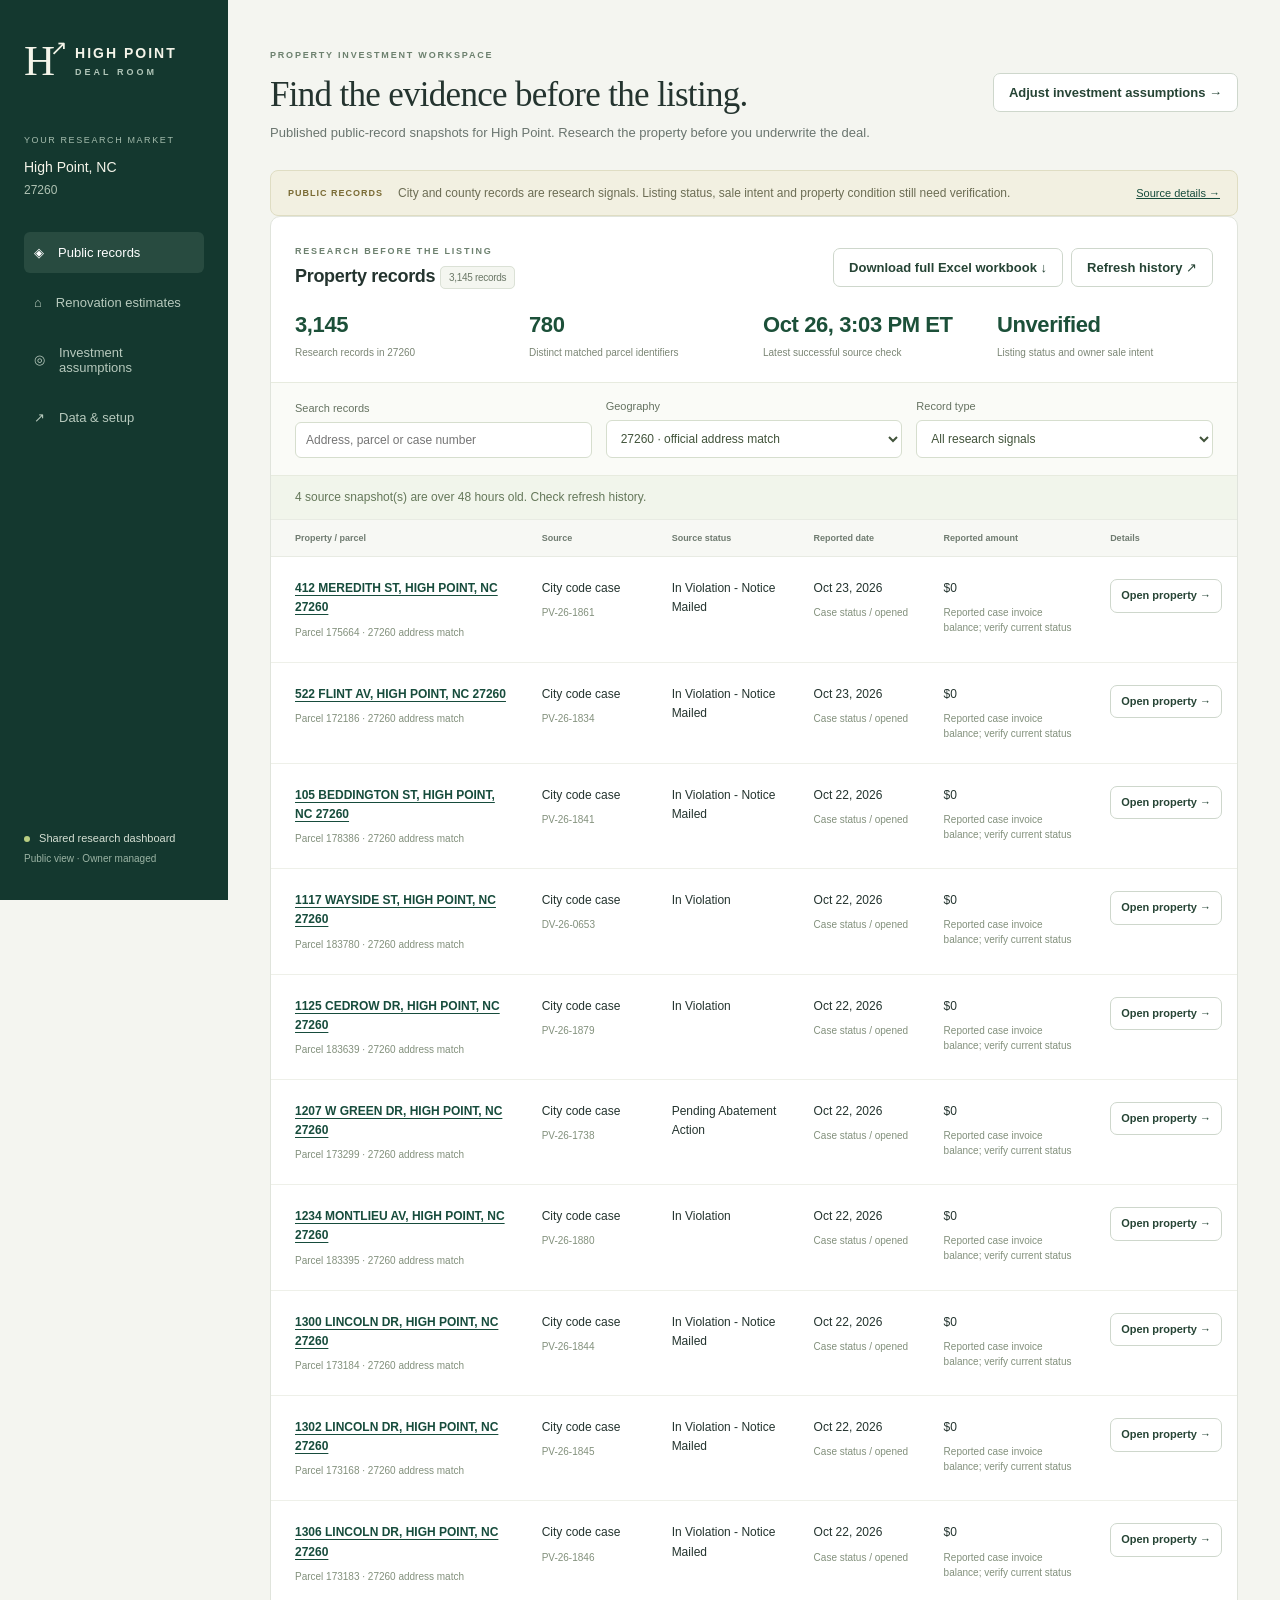
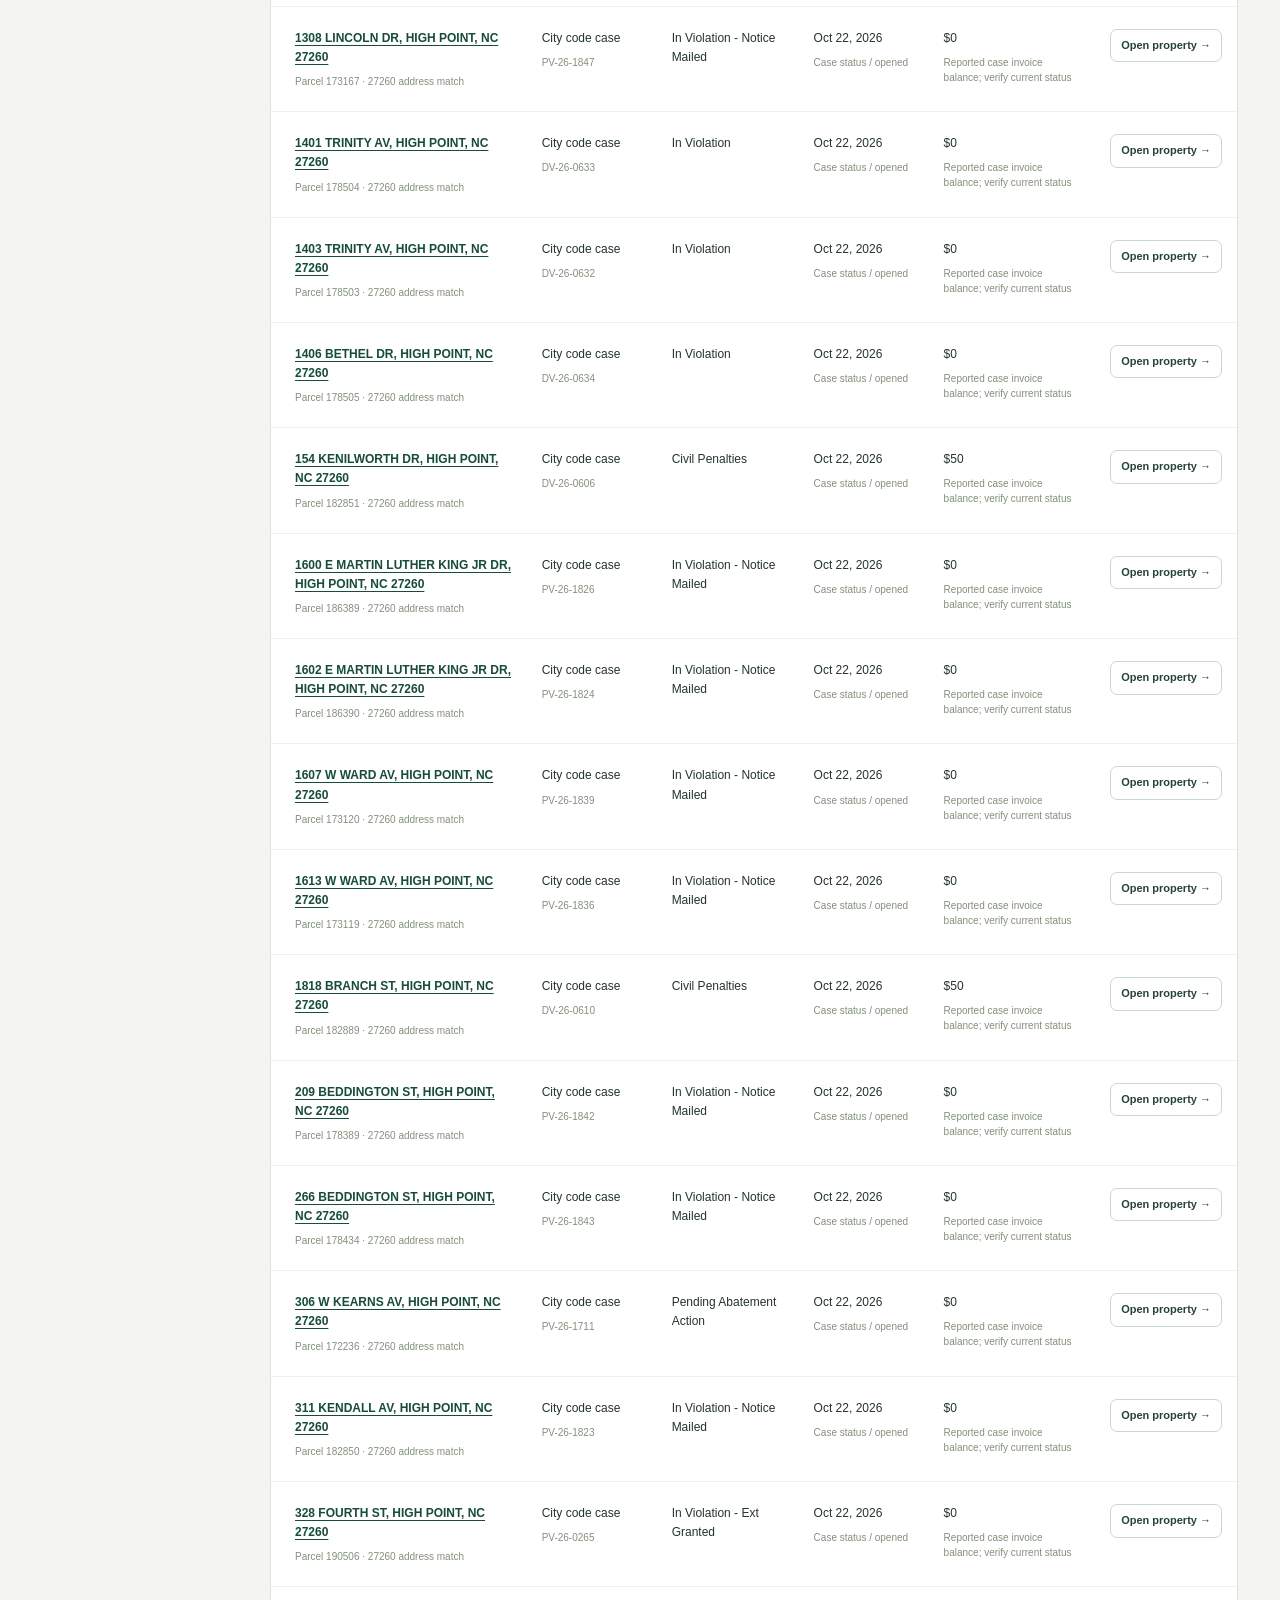
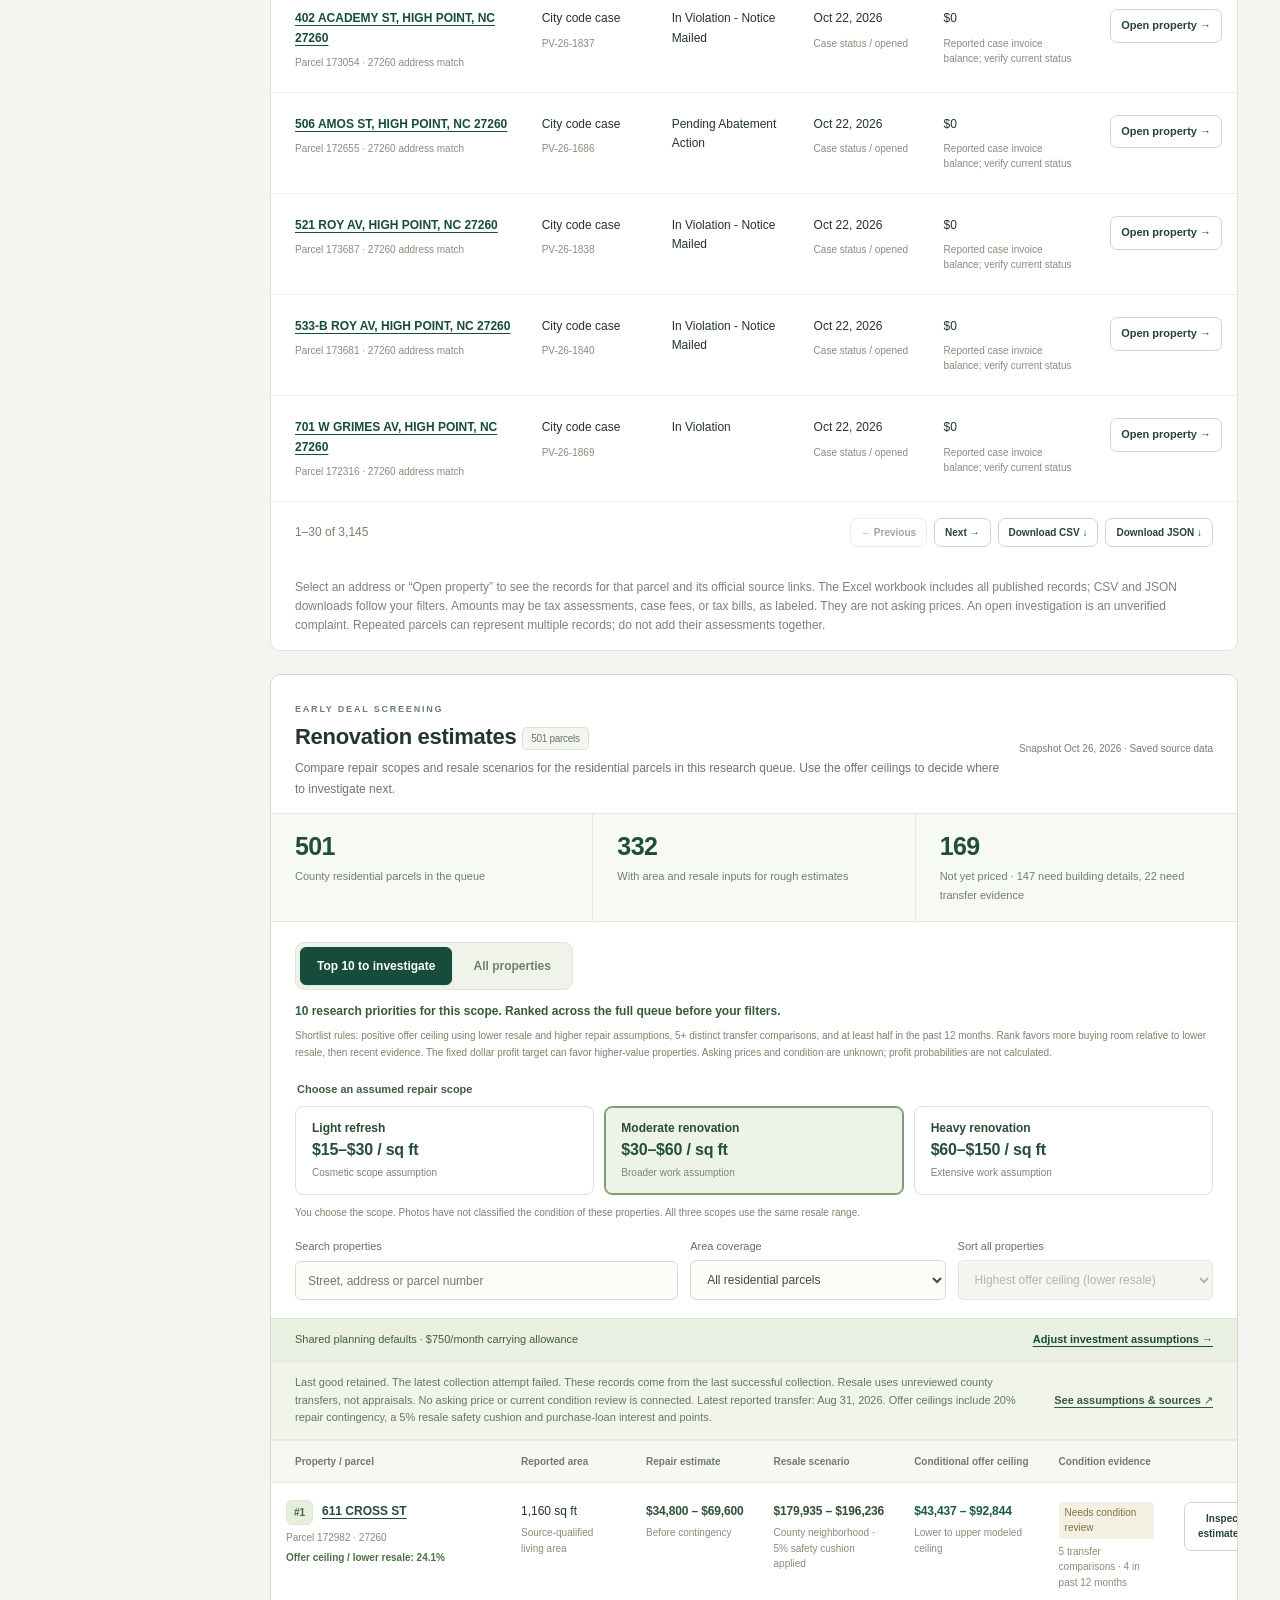
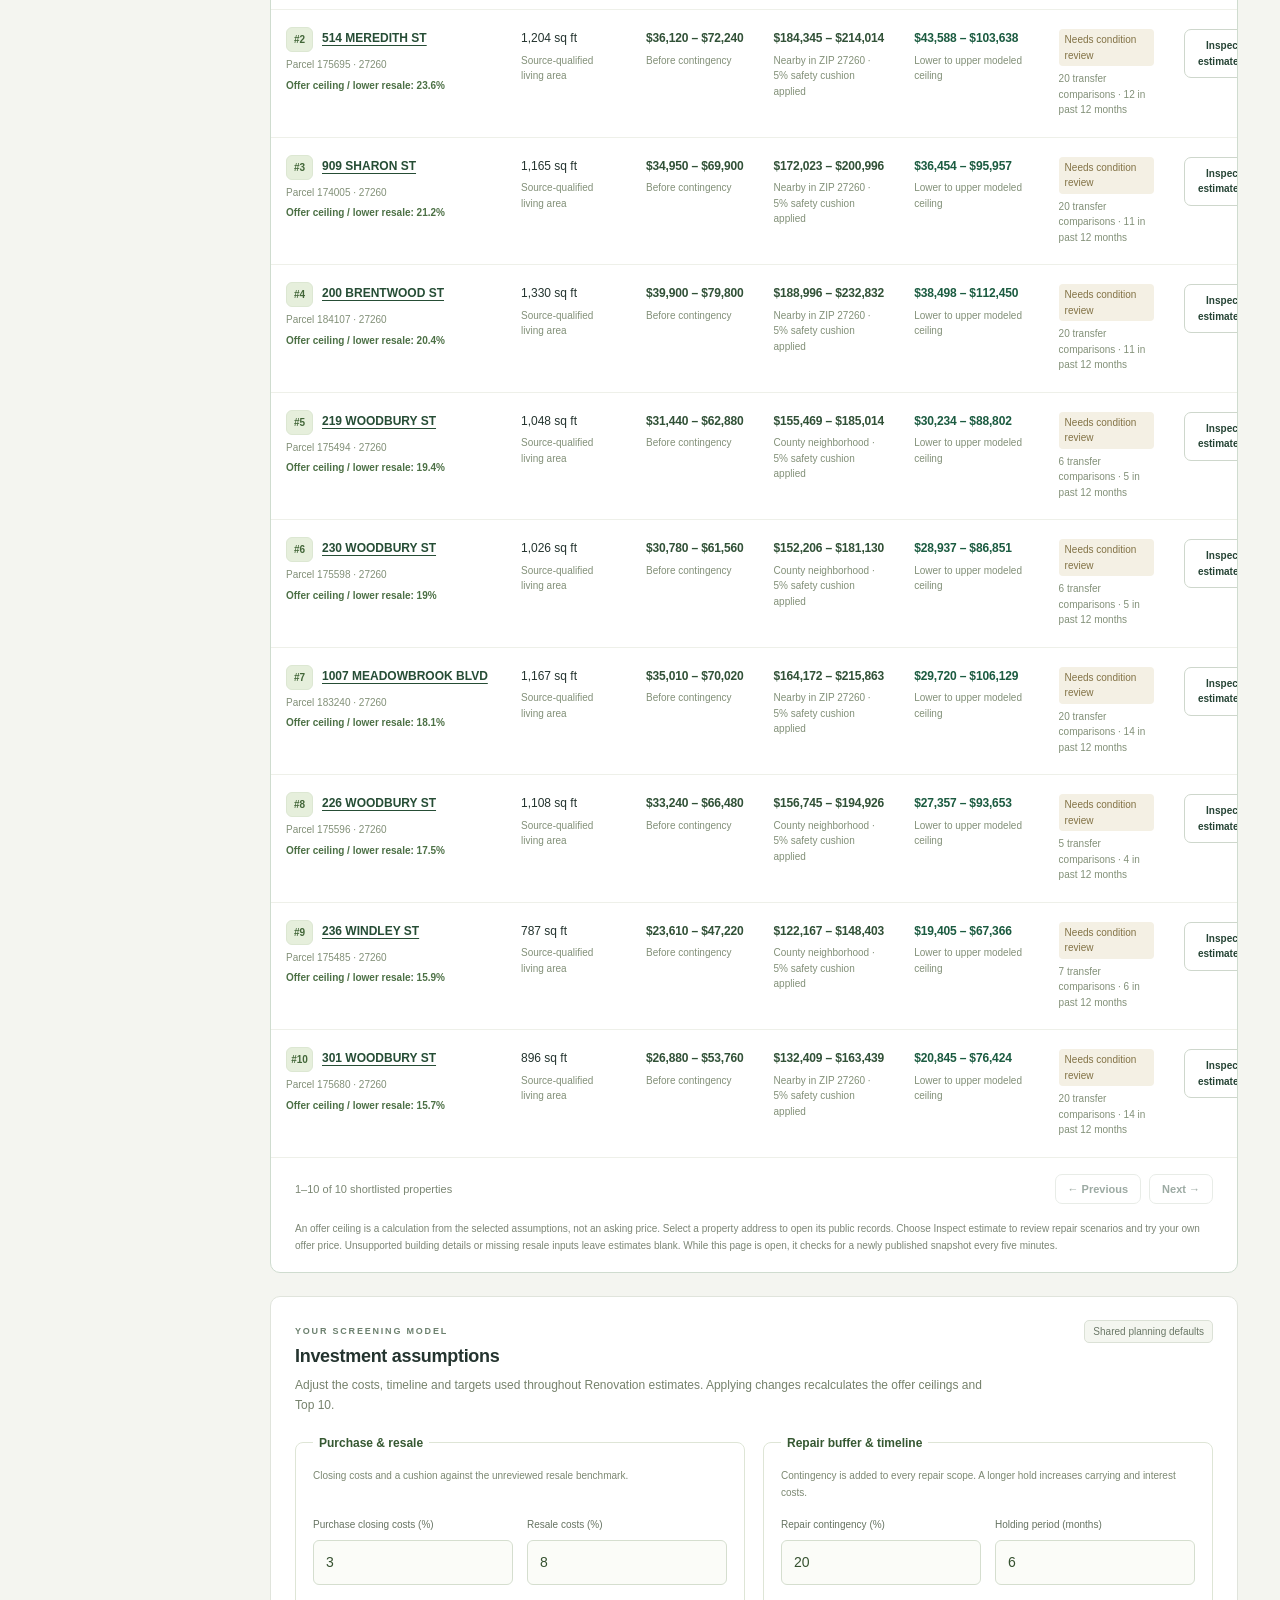
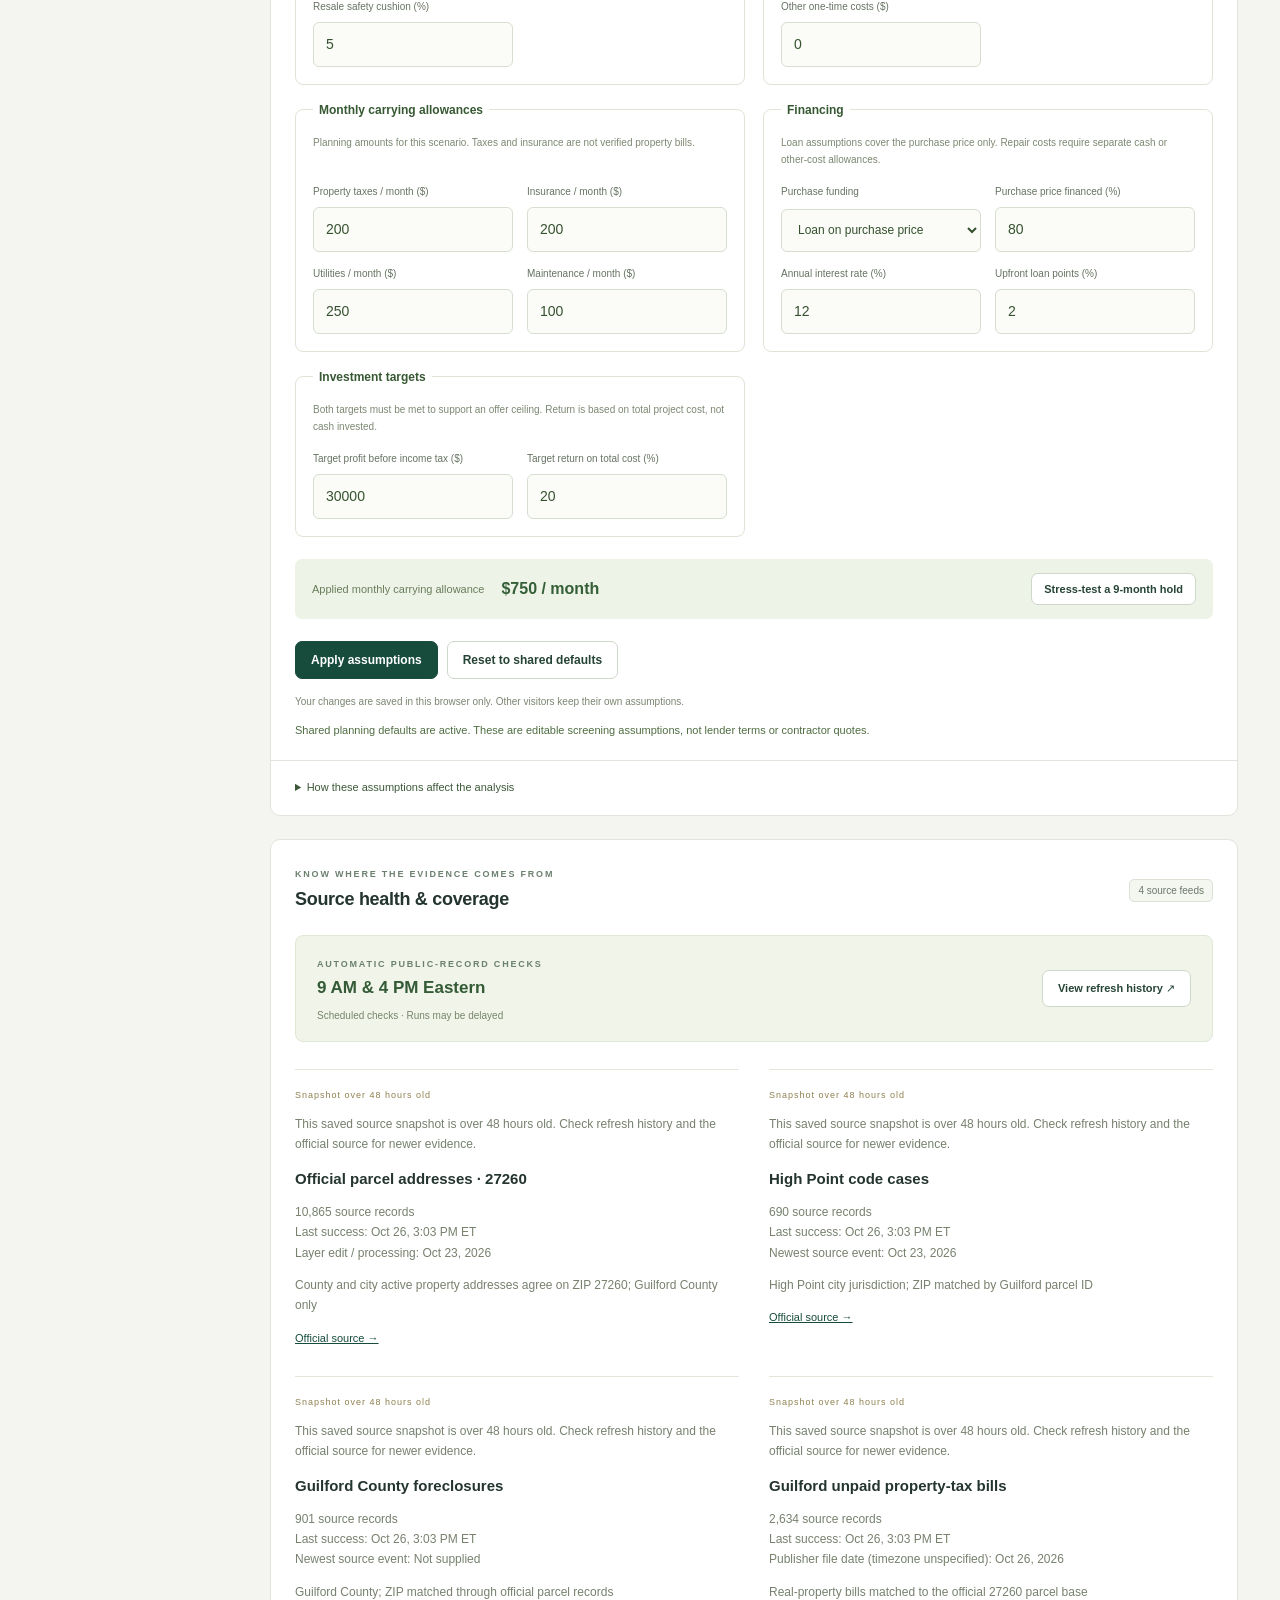
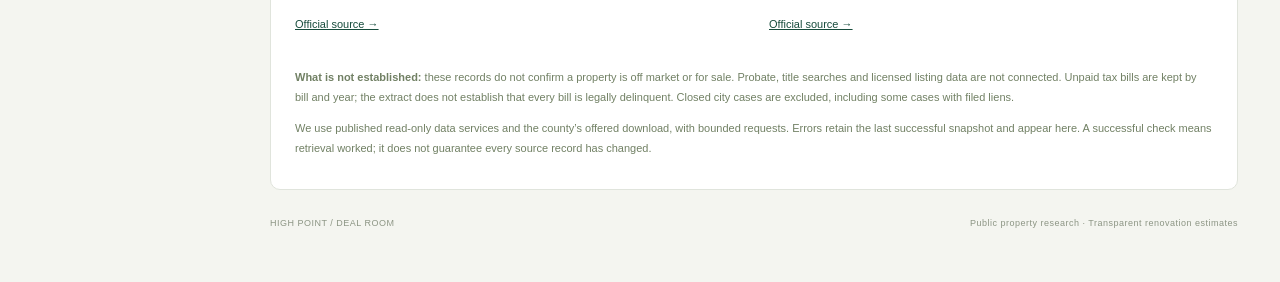
<file: docs/index.html>
<!doctype html>
<html lang="en">
<head><meta charset="utf-8"><meta name="viewport" content="width=device-width,initial-scale=1"><meta name="description" content="High Point 27260 property research and transparent deal analysis."><title>High Point · Deal Room</title><link rel="stylesheet" href="style.css?v=research-flow-1"><link rel="stylesheet" href="rough-estimates.css?v=research-flow-1"></head>
<body>
<a class="skip-link" href="#public-records">Skip to property records</a>
<aside class="sidebar"><a class="brand" href="#overview"><span class="brand-icon">H<span>↗</span></span><span>HIGH POINT<small>DEAL ROOM</small></span></a><div class="market-label">YOUR RESEARCH MARKET</div><div class="market">High Point, NC <span>27260</span></div><nav aria-label="Main navigation"><a href="#overview" class="active">◈ <span>Public records</span></a><a href="#renovation">⌂ <span>Renovation estimates</span></a><a href="#assumptions">◎ <span>Investment assumptions</span></a><a href="#sources">↗ <span>Data & setup</span></a></nav><div class="sidebar-foot"><span class="status-dot"></span> Shared research dashboard<small>Public view · Owner managed</small></div></aside>
<main id="overview"><header><div><span class="eyebrow">PROPERTY INVESTMENT WORKSPACE</span><h1>Find the evidence before the listing.</h1><p>Published public-record snapshots for High Point. Research the property before you underwrite the deal.</p></div><div class="owner-controls"><a class="button" href="#assumptions">Adjust investment assumptions →</a></div></header>
<div class="notice"><span class="sample-label">PUBLIC RECORDS</span><p>City and county records are research signals. Listing status, sale intent and property condition still need verification.</p><a href="#sources">Source details →</a></div>
<section id="public-records" class="panel records-panel"><div class="section-head"><div><span class="eyebrow">RESEARCH BEFORE THE LISTING</span><h2>Property records <span id="record-count" class="badge">Loading</span></h2></div><div class="backup"><a id="excel-workbook" class="button" href="./downloads/High-Point-Property-Research.xlsx" download>Download full Excel workbook ↓</a><a class="button" href="https://github.com/taher5352/highpoint-deal-room-web/actions" target="_blank" rel="noopener noreferrer">Refresh history ↗</a></div></div><div id="record-overview" class="record-overview"></div><div class="record-toolbar"><label>Search records<input id="record-search" type="search" maxlength="200" autocomplete="off" placeholder="Address, parcel or case number"></label><label>Geography<select id="record-scope"><option value="27260">27260 · official address match</option><option value="all">All source records · scope varies</option></select></label><label>Record type<select id="record-type"><option value="signals">All research signals</option><option value="code_case">City code cases</option><option value="foreclosure">County foreclosures</option><option value="tax_bill">Unpaid property tax bills</option><option value="parcel">27260 parcel base</option></select></label><button id="records-reset" type="button" hidden>Clear filters</button></div><div id="record-message" class="record-message" role="status">Loading the last saved records…</div><div class="table-wrap"><table class="records-table" role="table"><caption class="sr-only">Published property research records. Reported amounts are not asking prices.</caption><thead><tr><th scope="col">Property / parcel</th><th scope="col">Source</th><th scope="col">Source status</th><th scope="col">Reported date</th><th scope="col">Reported amount</th><th scope="col">Details</th></tr></thead><tbody id="record-rows" role="rowgroup"></tbody></table></div><div class="record-footer"><span id="record-pagination" role="status" aria-live="polite" aria-atomic="true"></span><div><button id="records-prev">← Previous</button><button id="records-next">Next →</button><a id="records-csv" class="button" href="./data/records.csv" download>Download CSV ↓</a><a id="records-json" class="button" href="./data/records.json" download>Download JSON ↓</a></div></div><p class="table-note">Select an address or “Open property” to see the records for that parcel and its official source links. The Excel workbook includes all published records; CSV and JSON downloads follow your filters. Amounts may be tax assessments, case fees, or tax bills, as labeled. They are not asking prices. An open investigation is an unverified complaint. Repeated parcels can represent multiple records; do not add their assessments together.</p></section>
<section id="renovation" class="panel rough-panel" aria-labelledby="rough-title">
<div class="section-head"><div><span class="eyebrow">EARLY DEAL SCREENING</span><h2 id="rough-title">Renovation estimates <span id="rough-count" class="badge">Loading</span></h2><p class="rough-intro">Compare repair scopes and resale scenarios for the residential parcels in this research queue. Use the offer ceilings to decide where to investigate next.</p></div><span id="rough-updated" class="rough-status"></span></div>
<div id="rough-summary" class="rough-summary" aria-label="Estimate coverage"></div>
<div class="rough-viewbar"><div class="rough-view-toggle" role="group" aria-label="Estimate view"><button type="button" data-rough-view="top" aria-pressed="true">Top 10 to investigate</button><button type="button" data-rough-view="all" aria-pressed="false">All properties</button></div><p id="rough-shortlist-summary" role="status">Ranking the latest saved transfer pool…</p><p id="rough-shortlist-rules">Positive offer ceiling using lower resale and higher repair assumptions. At least 5 distinct transfer comparisons, with half or more in the past 12 months. Asking prices and current condition remain unknown.</p></div>
<div class="rough-controls"><fieldset class="rough-scope"><legend>Choose an assumed repair scope</legend><div class="rough-scope-grid"><label><input type="radio" name="rough-scope" value="light"><b>Light refresh</b><strong>$15–$30 / sq ft</strong><small>Cosmetic scope assumption</small></label><label><input type="radio" name="rough-scope" value="moderate" checked><b>Moderate renovation</b><strong>$30–$60 / sq ft</strong><small>Broader work assumption</small></label><label><input type="radio" name="rough-scope" value="heavy"><b>Heavy renovation</b><strong>$60–$150 / sq ft</strong><small>Extensive work assumption</small></label></div><p class="rough-scope-help">You choose the scope. Photos have not classified the condition of these properties. All three scopes use the same resale range.</p></fieldset>
<div class="rough-toolbar"><label>Search properties<input id="rough-search" type="search" placeholder="Street, address or parcel number" autocomplete="off"></label><label>Area coverage<select id="rough-coverage" aria-label="Area coverage"><option value="all">All residential parcels</option><option value="estimated">With usable building area</option><option value="missing">Needs building verification</option></select></label><label>Sort all properties<select id="rough-sort" aria-label="Sort results"><option value="offer">Highest offer ceiling (lower resale)</option><option value="repair">Lowest estimated repair cost</option><option value="address">Address</option></select></label></div></div>
<div class="rough-personal-bar"><span id="rough-settings-state">Loading investment assumptions…</span><a href="#assumptions">Adjust investment assumptions →</a></div><div class="rough-context"><span id="rough-context">Loading the latest estimate inputs…</span><button type="button" id="rough-show-method">See assumptions & sources ↗</button></div>
<div class="table-wrap"><table class="rough-table"><thead><tr><th scope="col">Property / parcel</th><th scope="col">Reported area</th><th scope="col">Repair estimate</th><th scope="col">Resale scenario</th><th scope="col">Conditional offer ceiling</th><th scope="col">Condition evidence</th><th scope="col"><span class="sr-only">Details</span></th></tr></thead><tbody id="rough-rows"><tr><td colspan="7" class="rough-loading">Loading property estimates…</td></tr></tbody></table></div>
<div class="rough-footer"><span id="rough-pagination" role="status"></span><div><button id="rough-prev" type="button">← Previous</button><button id="rough-next" type="button">Next →</button></div></div><p class="rough-note">An offer ceiling is a calculation from the selected assumptions, not an asking price. Select a property address to open its public records. Choose Inspect estimate to review repair scenarios and try your own offer price. Unsupported building details or missing resale inputs leave estimates blank. While this page is open, it checks for a newly published snapshot every five minutes.</p>
</section>
<section id="assumptions" class="panel investment-panel" aria-labelledby="investment-title"><div class="section-head"><div><span class="eyebrow">YOUR SCREENING MODEL</span><h2 id="investment-title">Investment assumptions</h2><p class="investment-intro">Adjust the costs, timeline and targets used throughout Renovation estimates. Applying changes recalculates the offer ceilings and Top 10.</p></div><span id="investment-status" class="badge">Loading shared defaults</span></div><form id="investment-settings"><div id="investment-fields" class="investment-fields"></div><div class="investment-carry-summary"><span>Applied monthly carrying allowance</span><strong id="investment-carry-total">—</strong><button id="investment-delay" type="button">Stress-test a 9-month hold</button></div><div class="investment-actions"><button type="submit" class="primary" disabled>Apply assumptions</button><button id="investment-reset" type="button" disabled>Reset to shared defaults</button><button id="investment-return" type="button" hidden>Return to property estimate ↗</button><p>Your changes are saved in this browser only. Other visitors keep their own assumptions.</p></div><p id="investment-message" class="investment-message" role="status">Loading the published model settings…</p></form><details><summary>How these assumptions affect the analysis</summary><p>Offer ceilings use both the target profit and return on total project cost. The lower ceiling pairs lower resale with higher repair costs; the upper ceiling pairs higher resale with lower repair costs. The Top 10 reranks when you apply changes.</p><p>Purchase prices remain unknown until you enter your own offer in a property estimate. Repair scopes are assumptions and recorded transfers have not been checked as renovated comparable sales. Future price growth is assumed to be zero.</p></details></section>
<section id="sources" class="panel sources"><div class="section-head"><div><span class="eyebrow">KNOW WHERE THE EVIDENCE COMES FROM</span><h2>Source health & coverage</h2></div><span id="source-count" class="badge">Checking</span></div><div class="source-schedule"><div><span class="eyebrow">AUTOMATIC PUBLIC-RECORD CHECKS</span><strong id="schedule-state">Checking schedule</strong><small id="schedule-detail">9 AM &amp; 4 PM Eastern</small></div><a class="button" href="https://github.com/taher5352/highpoint-deal-room-web/actions" target="_blank" rel="noopener noreferrer">View refresh history ↗</a></div><div id="source-health" class="source-grid"></div><div class="source-limitations"><p><b>What is not established:</b> these records do not confirm a property is off market or for sale. Probate, title searches and licensed listing data are not connected. Unpaid tax bills are kept by bill and year; the extract does not establish that every bill is legally delinquent. Closed city cases are excluded, including some cases with filed liens.</p><p>We use published read-only data services and the county’s offered download, with bounded requests. Errors retain the last successful snapshot and appear here. A successful check means retrieval worked; it does not guarantee every source record has changed.</p></div></section>
<footer><span>HIGH POINT / DEAL ROOM</span><span>Public property research · Transparent renovation estimates</span></footer></main>
<script src="app.js?v=investment-1"></script><script src="property-model.js?v=source-freshness-1"></script><script src="record-view-model.js?v=research-flow-1"></script><script src="records.js?v=research-flow-1"></script><script src="estimate-model.js?v=investment-1"></script><script src="rough-estimates.js?v=research-flow-1"></script></body></html>
</file>
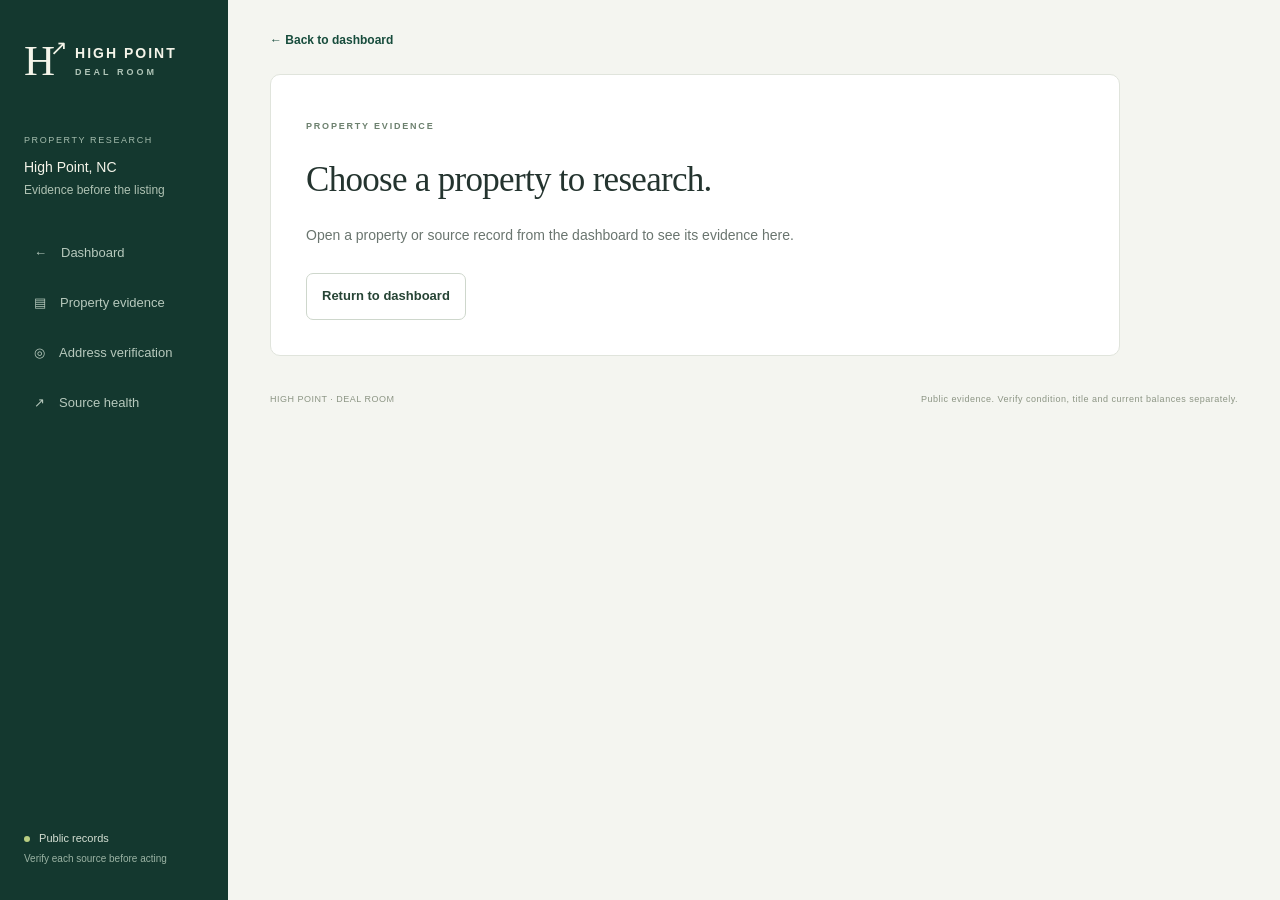
<file: docs/property.html>
<!doctype html>
<html lang="en">
<head>
  <meta charset="utf-8">
  <meta name="viewport" content="width=device-width, initial-scale=1">
  <meta name="description" content="Property evidence from High Point and Guilford County public records.">
  <title>Property evidence · High Point Deal Room</title>
  <link rel="stylesheet" href="./style.css?v=research-flow-1">
  <link rel="stylesheet" href="./property.css">
  <script defer src="./property-model.js?v=source-freshness-1"></script>
  <script defer src="./record-view-model.js?v=research-flow-1"></script>
  <script defer src="./property.js?v=research-flow-1"></script>
</head>
<body class="property-page">
  <a class="skip-link" href="#property-main">Skip to property evidence</a>
  <aside class="sidebar">
    <a class="brand" href="./index.html"><span class="brand-icon" aria-hidden="true">H<span>↗</span></span><span>HIGH POINT<small>DEAL ROOM</small></span></a>
    <div class="market-label">PROPERTY RESEARCH</div>
    <div class="market">High Point, NC <span>Evidence before the listing</span></div>
    <nav aria-label="Property navigation"><a href="./index.html#public-records">← <span>Dashboard</span></a><a href="#evidence">▤ <span>Property evidence</span></a><a href="#verification">◎ <span>Address verification</span></a><a href="#source-health">↗ <span>Source health</span></a></nav>
    <div class="sidebar-foot"><span class="status-dot"></span> Public records<small>Verify each source before acting</small></div>
  </aside>
  <main id="property-main" class="property-main">
    <a class="property-back" href="./index.html#public-records">← Back to dashboard</a>
    <div id="property-state" class="property-state panel" role="status"><span class="eyebrow">PROPERTY EVIDENCE</span><h1>Loading the saved records…</h1><p>This page reads the same public dataset as your dashboard.</p></div>
    <div id="property-content" hidden></div>
    <noscript><section class="property-state panel"><h1>JavaScript is needed to display these records.</h1><p><a href="./index.html#public-records">Return to the dashboard</a> or <a href="./data/records.json">open the saved dataset</a>.</p></section></noscript>
    <footer class="property-footer"><span>HIGH POINT · DEAL ROOM</span><span>Public evidence. Verify condition, title and current balances separately.</span></footer>
  </main>
</body>
</html>
</file>
<file: docs/style.css>
:root{font-family:Inter,-apple-system,BlinkMacSystemFont,'Segoe UI',sans-serif;color:#24342f;background:#f4f5f0;font-synthesis:none;--green:#174c3c;--line:#e0e4dc;--muted:#6a756f}*{box-sizing:border-box}body{margin:0}button,input,select,textarea{font:inherit}button,.button{cursor:pointer;border:1px solid #ced7cc;border-radius:7px;background:#fff;color:#264435;padding:11px 15px;font-size:13px;font-weight:600;text-decoration:none}button:hover,.button:hover{background:#eaf0e7}button.primary{background:var(--green);color:white;border-color:var(--green)}button.primary:hover{background:#23624d}a{color:var(--green)}button:focus-visible,a:focus-visible,input:focus-visible,select:focus-visible,summary:focus-visible{outline:3px solid #bc933e;outline-offset:3px}.sidebar{width:228px;background:#14382f;position:fixed;inset:0 auto 0 0;padding:36px 24px;color:#f4f4e9;display:flex;flex-direction:column}.brand{display:flex;gap:12px;align-items:center;color:inherit;text-decoration:none;font-size:14px;letter-spacing:2px;font-weight:650}.brand small{display:block;font-size:9px;letter-spacing:3px;margin-top:6px;color:#b0c5b8}.brand-icon{font-family:Georgia,serif;font-size:43px;font-weight:400;letter-spacing:-5px}.brand-icon span{font-family:Arial;font-size:21px;vertical-align:top}.market-label{font-size:9px;letter-spacing:1.6px;color:#a4bcad;margin-top:50px}.market{font-size:14px;line-height:1.8;margin:10px 0 30px}.market span{display:block;font-size:12px;color:#afc2b3}nav{display:grid;gap:9px}nav a{color:#b7c9bd;display:flex;gap:14px;align-items:center;text-decoration:none;font-size:13px;padding:13px 10px;border-radius:6px}nav a:hover,nav a.active{color:#fff;background:#284b40}.sidebar-foot{margin-top:auto;font-size:11px;color:#d5dfd3}.sidebar-foot small{display:block;font-size:10px;color:#9bb3a4;margin-top:9px}.status-dot{display:inline-block;width:6px;height:6px;background:#b9ce82;border-radius:50%;margin-right:6px}main{margin-left:228px;padding:44px 42px;max-width:1800px}header{display:flex;justify-content:space-between;align-items:center;gap:20px;margin-bottom:30px}.eyebrow{font-size:9px;letter-spacing:1.8px;font-weight:700;color:#6c806e}h1{font-family:Georgia,'Times New Roman',serif;font-size:35px;font-weight:400;letter-spacing:-.7px;margin:13px 0 10px}header p{color:var(--muted);font-size:13px;margin:0}h2{font-size:18px;letter-spacing:-.3px;font-weight:600;margin:8px 0}h3{font-size:15px;font-weight:600}.notice{display:flex;gap:15px;align-items:center;border:1px solid #dfddc3;background:#f2f0e1;padding:13px 17px;border-radius:8px}.sample-label{font-size:9px;letter-spacing:1px;font-weight:700;white-space:nowrap;color:#7a6b34}.notice p{font-size:12px;color:#6c6d54;flex:1;margin:0;line-height:1.5}.notice a{font-size:11px;white-space:nowrap}.stats{display:grid;grid-template-columns:repeat(4,minmax(0,1fr));gap:15px;margin:24px 0}.stats article{border:1px solid var(--line);border-radius:9px;background:#fff;padding:22px 18px}.stats article>span{font-size:11px;color:var(--muted)}.stats strong{display:block;font-size:30px;font-weight:500;letter-spacing:-1px;margin:15px 0 12px}.stats small{font-size:10px;color:#7c867c;line-height:1.6;display:block}.stats .schedule{background:#eaf0e5}.stats .schedule strong{font-size:21px;letter-spacing:-.5px;padding:6px 0}.panel{background:#fff;border:1px solid var(--line);border-radius:10px;overflow:hidden;margin-bottom:23px;scroll-margin-top:20px}.section-head{padding:23px 24px 17px;display:flex;justify-content:space-between;align-items:center;gap:14px}.badge{border:1px solid #dbe1d6;background:#f4f6f0;border-radius:5px;color:#6b7867;padding:5px 8px;font-size:10px;font-weight:500;vertical-align:middle}.table-controls{display:flex;gap:8px}.table-controls input,.table-controls select{font-size:11px;padding:10px;border:1px solid #dce1d7;border-radius:6px;max-width:190px;background:white;color:#52634f}.table-wrap{overflow:auto}table{border-collapse:collapse;width:100%;white-space:nowrap;text-align:left}th{font-size:9px;font-weight:600;color:#6f7b70;background:#f7f8f4;padding:13px 15px;border-block:1px solid #e8ebe3}th:first-child,td:first-child{padding-left:24px}td{font-size:12px;padding:22px 15px;border-bottom:1px solid #eef0e9}td:first-child{min-width:240px}td small{display:block;font-size:10px;margin-top:7px;color:#82907c}td button.property-link{font-weight:600;border:0;background:none;padding:0;color:#264435;text-align:left}td button.property-link:hover{text-decoration:underline}td .edit{font-size:11px;padding:7px 10px}td.profit{font-weight:650;color:#235a41}td.negative{color:#a24c36}.score{display:inline-flex;min-width:37px;height:33px;align-items:center;justify-content:center;border-radius:7px;font-weight:650;background:#e6efde;color:#46643d}.score.low{background:#f2ebdc;color:#8a7040}.table-note{font-size:10px;line-height:1.6;color:#7a8477;padding:0 24px;margin:15px 0}.lower-grid{display:grid;grid-template-columns:1.5fr 1fr;gap:22px}.settings-grid{display:grid;grid-template-columns:1fr 1fr;gap:17px;padding:3px 24px 23px}label{font-size:11px;color:#667362;display:grid;gap:8px}label input,label textarea{width:100%;padding:11px 12px;color:#30492f;border:1px solid #d9dfd3;border-radius:6px;background:#fcfdf9;font-size:13px}.save-settings{display:flex;align-items:end;gap:8px}.save-settings span{font-size:10px}details{padding:17px 24px;border-top:1px solid var(--line);font-size:11px;color:#6f7c69;line-height:1.8}summary{cursor:pointer;color:#3c5938}.next-step{padding:26px}.next-step h2{font-family:Georgia,serif;font-size:23px;font-weight:400;margin:11px 0 22px}.next-step ol{list-style:none;margin:0 0 25px;padding:0;counter-reset:steps}.next-step li{position:relative;padding:0 0 22px 32px;counter-increment:steps;font-size:12px}.next-step li:before{content:counter(steps);position:absolute;left:0;top:-2px;width:20px;height:20px;border-radius:50%;background:#f0f2ea;color:#738367;text-align:center;line-height:20px;font-size:10px}.next-step li.done:before{content:'✓';background:#e5eedb;color:#4d713d}.next-step li b{font-weight:600}.next-step li span{display:block;font-size:11px;color:#7e8978;margin-top:6px;line-height:1.5}.backup{display:flex;flex-wrap:wrap;gap:8px}.subtle{font-size:10px;line-height:1.7;color:#7c8677}.source-grid{display:grid;grid-template-columns:repeat(3,1fr);gap:30px;padding:5px 24px 25px}.source-grid article{padding-top:14px;border-top:1px solid #e2e7da}.source-state{font-size:9px;letter-spacing:1px;color:#5b824b}.source-state.pending{color:#8e8050}.source-grid p{font-size:12px;line-height:1.7;color:#77816e}.source-grid a{font-size:11px}footer{display:flex;justify-content:space-between;gap:15px;font-size:9px;color:#8c9584;letter-spacing:.5px;padding:5px 0 10px}dialog{width:min(650px,95vw);border:1px solid #d7ddcf;border-radius:12px;padding:25px;color:#2b422c;max-height:92vh}dialog::backdrop{background:#10291f80;backdrop-filter:blur(3px)}.dialog-head{display:flex;align-items:center;justify-content:space-between;margin-bottom:20px}.dialog-head button{border:0}.edit-grid{display:grid;grid-template-columns:1fr 1fr;gap:15px}.wide{grid-column:1/-1}.breakdown{margin:20px 0;border-radius:8px;background:#f3f5ed;padding:15px;display:grid;grid-template-columns:1fr 1fr;gap:12px}.breakdown div{font-size:10px;color:#6a785e}.breakdown strong{display:block;color:#344f2c;font-size:15px;margin-top:5px}.dialog-actions{display:flex;justify-content:space-between;gap:15px;padding-top:13px}.danger{color:#94432f}.warning{margin-top:15px;background:#ffebca;padding:14px;font-size:12px}.sr-only{position:absolute;width:1px;height:1px;overflow:hidden;clip:rect(0,0,0,0)}#message{font-size:11px;line-height:1.6;color:#47663c}.empty{text-align:center;padding:30px;color:#7a8672}
@media(min-width:1500px){main{padding:50px 55px}td{padding-block:26px}h1{font-size:40px}}@media(max-width:1200px){.sidebar{width:200px;padding:30px 18px}main{margin-left:200px;padding:30px 24px}.stats{grid-template-columns:repeat(2,1fr)}.lower-grid{grid-template-columns:1fr}.section-head{flex-wrap:wrap}.next-step ol{display:grid;grid-template-columns:1fr 1fr;gap:15px}.next-step li{padding-bottom:8px}h1{font-size:30px}}@media(max-width:700px){.sidebar{position:relative;width:auto;padding:18px 20px}.brand{font-size:12px}.brand-icon{font-size:30px}.market-label,.market,.sidebar-foot{display:none}nav{display:flex;margin-top:16px;overflow:auto;gap:4px}nav a{padding:9px;font-size:10px;white-space:nowrap;gap:6px}main{margin:0;padding:24px 15px}header{align-items:flex-start;flex-direction:column;gap:16px}h1{font-size:29px;line-height:1.15}.notice{align-items:flex-start;flex-wrap:wrap;gap:9px}.notice p{flex-basis:70%;font-size:11px}.notice a{margin-left:auto}.stats{gap:10px;margin:18px 0}.stats article{padding:15px 12px}.stats strong{font-size:25px}.stats .schedule strong{font-size:18px}.stats article>span{font-size:10px}.stats small{font-size:9px}.section-head{padding:18px 16px}.table-controls{width:100%}.table-controls label{flex:1}.table-controls input,.table-controls select{width:100%;max-width:none}.settings-grid{padding:5px 16px 20px;gap:13px}.save-settings{grid-column:1/-1}.source-grid{grid-template-columns:1fr;gap:20px;padding:5px 16px 22px}.next-step{padding:20px}.next-step ol{display:block}.next-step li{padding-bottom:20px}footer{flex-direction:column;font-size:8px}.edit-grid{grid-template-columns:1fr}.breakdown{grid-template-columns:1fr 1fr}dialog{padding:20px}.dialog-actions button{font-size:11px}}
.record-overview{display:grid;grid-template-columns:repeat(4,1fr);gap:18px;padding:0 24px 22px}.record-overview strong{display:block;font-size:22px;letter-spacing:-.4px;color:#1c5039}.record-overview span{display:block;font-size:10px;color:#7b8675;margin-top:7px;line-height:1.5}.record-toolbar{padding:17px 24px;display:flex;gap:14px;border-block:1px solid #e7ebdf;background:#fafbf7}.record-toolbar label{flex:1}.record-toolbar input,.record-toolbar select{font:inherit;font-size:12px;border:1px solid #d6dece;border-radius:6px;padding:10px;background:white;color:#42543b}.record-message{padding:12px 24px;font-size:11px;line-height:1.6;color:#65785a;background:#f1f5eb}.record-footer{display:flex;align-items:center;justify-content:space-between;padding:16px 24px;gap:12px;font-size:11px;color:#75836b}.record-footer>div{display:flex;gap:7px;flex-wrap:wrap}.record-footer button,.record-footer .button{font-size:10px;padding:8px 10px}button:disabled{opacity:.45;cursor:default}#record-rows td{white-space:normal;min-width:130px;max-width:270px;line-height:1.6;vertical-align:top}#record-rows td:first-child{min-width:250px}#record-rows small{line-height:1.5}.sandbox-title{margin:28px 0 10px}.sandbox-title p{font-size:12px;color:#7a8570}.source-limitations{padding:0 24px 20px;color:#718064;font-size:11px;line-height:1.8}.source-grid{grid-template-columns:repeat(2,1fr)}@media(max-width:900px){.record-overview{grid-template-columns:1fr 1fr}.record-toolbar,.record-footer{flex-wrap:wrap}.record-toolbar label{min-width:170px}}@media(max-width:700px){.record-overview{padding:0 16px 16px;gap:16px}.record-overview strong{font-size:19px}.record-toolbar{padding:15px;gap:10px}.record-toolbar label{min-width:100%;width:100%}.record-footer{padding:15px}.record-footer>div{width:100%}.source-grid{grid-template-columns:1fr}}

.record-property-link{display:inline-block;max-width:100%;font-weight:650;text-underline-offset:3px;text-decoration-thickness:1px}.record-property-link:hover{text-decoration-thickness:2px}#record-rows .button.edit{display:inline-block;white-space:nowrap}

/* Research controls remain usable with touch, keyboard and narrow screens. */
[hidden]{display:none!important}
.skip-link{position:absolute;left:16px;top:-100px;z-index:20;background:#fff;padding:14px;border:2px solid var(--green);border-radius:6px}
.skip-link:focus{top:12px}
.record-toolbar{align-items:end}
.record-toolbar button{min-height:44px}
.empty button{margin-top:12px;white-space:normal}
.record-message,.record-footer,.table-note{font-size:12px}
@media(max-width:700px){
  input[type="search"],input[type="number"],select{font-size:16px!important;min-height:44px}
  nav a{min-height:44px;align-items:center;font-size:12px}
  .record-toolbar button{width:100%}
  .records-table{white-space:normal;table-layout:fixed}
  .records-table thead{position:absolute;width:1px;height:1px;overflow:hidden;clip:rect(0,0,0,0)}
  .records-table tbody{display:block;padding:12px 15px;background:#f7f9f3}
  .records-table tr{display:grid;grid-template-columns:minmax(0,1fr) minmax(0,1fr);gap:16px 12px;padding:17px;margin-bottom:12px;border:1px solid #dbe3d6;border-radius:8px;background:#fff}
  #record-rows td{display:block;padding:0;min-width:0;max-width:none;border:0;font-size:13px;overflow-wrap:anywhere}
  #record-rows td:first-child{grid-column:1/-1;border-bottom:1px solid #e5eadf;padding-bottom:12px}
  #record-rows td[data-label]::before{content:attr(data-label);display:block;font-size:11px;font-weight:600;color:#52634f;margin-bottom:5px}
  #record-rows small{font-size:11px;color:#64735e}
  #record-rows .record-actions,#record-rows .empty{grid-column:1/-1}
  #record-rows .record-actions .button{display:block;text-align:center;min-height:44px;padding:12px;font-size:13px}
  .record-footer button,.record-footer .button{min-height:44px;font-size:12px;display:inline-flex;align-items:center;justify-content:center}
  .record-footer>div{display:grid;grid-template-columns:1fr 1fr}
  .table-note{font-size:12px;line-height:1.7}
}
</file>
<file: docs/rough-estimates.css>
.rough-panel{border-color:#cfdccf;scroll-margin-top:24px}.rough-panel .section-head{padding-bottom:14px}.rough-panel h2{font-size:22px}.rough-intro{max-width:720px;margin:8px 0 0;font-size:12px;line-height:1.7;color:#6b786b}.rough-status{font-size:10px;color:#71816f;white-space:nowrap}.rough-summary{display:grid;grid-template-columns:repeat(3,minmax(0,1fr));gap:1px;background:#e3e9df;border-block:1px solid #e3e9df}.rough-summary article{background:#f7f9f3;padding:18px 24px}.rough-summary strong{display:block;font-size:25px;letter-spacing:-.6px;font-weight:550;color:#214e39;margin-bottom:5px}.rough-summary span{font-size:11px;color:#71806b;line-height:1.5}.rough-controls{padding:22px 24px 18px}.rough-scope{border:0;margin:0 0 19px;padding:0;min-width:0}.rough-scope legend{font-size:11px;font-weight:650;color:#425b40;margin-bottom:11px}.rough-scope-grid{display:grid;grid-template-columns:repeat(3,minmax(0,1fr));gap:10px}.rough-scope label{position:relative;cursor:pointer;border:1px solid #dbe2d3;border-radius:8px;padding:14px 16px;gap:6px;background:#fff;transition:background .15s,border-color .15s}.rough-scope label:has(input:checked){background:#edf3e7;border-color:#7e9d73;box-shadow:inset 0 0 0 1px #7e9d73}.rough-scope label:has(input:focus-visible){outline:3px solid #bc933e;outline-offset:3px}.rough-scope input{position:absolute;opacity:0;width:1px;height:1px}.rough-scope b{font-size:12px;color:#2b4b34;font-weight:650}.rough-scope strong{font-size:16px;letter-spacing:-.2px;font-weight:550;color:#234f38}.rough-scope small{font-size:10px;line-height:1.5;color:#788771}.rough-scope-help{font-size:10px;line-height:1.6;color:#788570;margin:10px 0 0}.rough-toolbar{display:grid;grid-template-columns:minmax(220px,1.5fr) minmax(160px,1fr) minmax(160px,1fr);gap:12px}.rough-toolbar input,.rough-toolbar select{width:100%;font-size:12px;border:1px solid #d7dfd0;border-radius:6px;padding:11px 12px;background:#fcfdf9;color:#385235;min-width:0}.rough-context{display:flex;justify-content:space-between;align-items:center;gap:14px;padding:12px 24px;background:#f1f4eb;border-block:1px solid #e3e8dc;font-size:11px;color:#65785b;line-height:1.6}.rough-context button{border:0;background:none;padding:0;color:#365a35;font-size:11px;text-decoration:underline;text-underline-offset:3px;white-space:nowrap}.rough-table{white-space:normal;min-width:990px}.rough-table th{font-size:10px;line-height:1.5;white-space:nowrap}.rough-table td{font-size:12px;padding:19px 15px;vertical-align:top;line-height:1.55;min-width:125px}.rough-table td:first-child{min-width:235px;max-width:280px}.rough-table td:last-child{min-width:110px}.rough-table td small{font-size:10px;line-height:1.55;margin-top:5px;color:#829078}.rough-table .rough-address{display:inline-block;max-width:100%;padding:0;border:0;background:none;text-align:left;font-weight:650;color:#264d35;font-size:12px;line-height:1.5;text-decoration:underline;text-underline-offset:3px;cursor:pointer}.rough-table .rough-address:hover{text-decoration:underline}.rough-table .rough-money{display:block;white-space:nowrap;font-weight:600;color:#315137;letter-spacing:-.15px}.rough-table .rough-offer{color:#1b5b40}.rough-table .rough-unknown{color:#8b7954;font-size:11px}.rough-table .rough-review{font-size:10px;background:#f4f0e4;color:#827245;display:inline-block;padding:3px 6px;border-radius:4px}.rough-table .rough-open{font-size:10px;padding:8px 9px}.rough-footer{display:flex;justify-content:space-between;align-items:center;padding:16px 24px;gap:12px;font-size:11px;color:#7a8672}.rough-footer>div{display:flex;gap:8px}.rough-footer button{padding:8px 12px;font-size:11px}.rough-note{padding:0 24px 18px;font-size:10px;line-height:1.7;color:#7c8675;margin:0}.rough-loading{padding:36px 24px;font-size:12px;color:#78866e}.rough-error{color:#98624c;background:#fbf1e9;padding:18px 24px;font-size:12px;line-height:1.7}.rough-empty{padding:35px;text-align:center;color:#78886c;font-size:12px}.rough-dialog{width:min(760px,100vw);max-width:100vw;height:100dvh;max-height:100dvh;margin:0 0 0 auto;border-radius:12px 0 0 12px;border:0;border-left:1px solid #d7dfce;padding:0;overflow:auto}.rough-dialog::backdrop{background:#11291d6b;backdrop-filter:blur(3px)}.rough-dialog-head{position:sticky;top:0;background:#fff;z-index:2;border-bottom:1px solid #e4e9de;padding:24px 28px 19px;display:flex;align-items:flex-start;justify-content:space-between;gap:15px}.rough-dialog-head h2{font-size:21px;line-height:1.35;max-width:560px;margin:10px 0 7px}.rough-dialog-head p{font-size:11px;color:#7e8b75;margin:0;line-height:1.6}.rough-dialog-head button{padding:7px 10px;border:0;font-size:17px}.rough-detail-body{padding:22px 28px 30px}.rough-evidence-note{padding:13px 15px;background:#f6f1e5;border:1px solid #ebe2cb;border-radius:7px;color:#82724e;font-size:11px;line-height:1.7;margin:0 0 21px}.rough-detail-metrics{display:grid;grid-template-columns:1fr 1fr;gap:14px;margin-bottom:23px}.rough-detail-metrics article{border:1px solid #dfe7d7;border-radius:8px;padding:16px}.rough-detail-metrics span{display:block;font-size:10px;color:#7b8871;margin-bottom:9px}.rough-detail-metrics strong{font-size:21px;font-weight:550;letter-spacing:-.5px;color:#285237;display:block}.rough-detail-metrics small{font-size:10px;color:#7c886f;line-height:1.6;display:block;margin-top:7px}.rough-detail-section{border-top:1px solid #e3e8dd;padding-top:19px;margin-top:21px}.rough-detail-section h3{font-size:13px;color:#385436;margin:0 0 12px}.rough-detail-section p{font-size:11px;color:#78866e;line-height:1.75;margin:8px 0}.rough-comparison{width:100%;min-width:0;white-space:normal}.rough-comparison th,.rough-comparison td{padding:11px 9px;font-size:11px;min-width:0!important;white-space:normal;vertical-align:top;line-height:1.6}.rough-comparison th:first-child,.rough-comparison td:first-child{padding-left:0;width:24%}.rough-comparison th:last-child,.rough-comparison td:last-child{padding-right:0}.rough-comparison tr.rough-selected td{background:#f1f5eb;color:#31592e}.rough-comparison td b{display:block;font-weight:600}.rough-comparison td small{font-size:9px;margin-top:3px}.rough-comparison td button{border:0;background:none;padding:0;font:inherit;font-weight:600;color:inherit;text-align:left}.rough-offer-input{background:#f4f7ef;border:1px solid #dfe7d7;border-radius:9px;padding:18px;margin-top:23px}.rough-offer-input h3{margin:0 0 8px;font-size:14px}.rough-offer-input p{font-size:11px;line-height:1.7;color:#7b8872;margin:0 0 13px}.rough-offer-input label{max-width:320px}.rough-offer-input input{font-size:17px;font-weight:550;background:#fff}.rough-offer-result{display:grid;grid-template-columns:1fr 1fr;gap:13px;margin-top:15px;padding-top:14px;border-top:1px solid #dfe6d7}.rough-offer-result span{font-size:10px;color:#77866b;display:block}.rough-offer-result strong{font-size:20px;color:#305d3b;display:block;margin-top:6px;font-weight:550}.rough-offer-result strong.rough-negative{color:#a35b42}.rough-offer-result small{grid-column:1/-1;font-size:10px;color:#849076;line-height:1.6}.rough-source-card{border:1px solid #e1e7db;border-radius:7px;padding:13px 15px;margin-top:10px}.rough-source-card a{font-size:11px;font-weight:600;text-underline-offset:3px}.rough-source-card p{font-size:10px;line-height:1.7;margin:6px 0 0}.rough-assumptions-list{display:grid;grid-template-columns:1fr 1fr;gap:9px 20px;margin:12px 0}.rough-assumptions-list div{display:flex;justify-content:space-between;gap:12px;font-size:10px;color:#7e8c73;border-bottom:1px solid #edf0e8;padding-bottom:8px}.rough-assumptions-list strong{color:#45613d;font-weight:550;white-space:nowrap}.rough-detail-links{display:flex;flex-wrap:wrap;gap:9px;margin-top:23px}.rough-detail-links a{font-size:11px;padding:10px 12px}.rough-comp-empty{border:1px dashed #dce3d3;padding:15px;border-radius:7px;color:#7d896f;font-size:11px;line-height:1.7}.rough-source-dialog{height:auto;max-height:92dvh;margin:auto;border-radius:12px;width:min(700px,95vw)}
@media(max-width:1000px){.rough-toolbar{grid-template-columns:1fr 1fr}.rough-toolbar label:first-child{grid-column:1/-1}.rough-scope label{padding:13px 12px}.rough-scope strong{font-size:14px}.rough-context{align-items:flex-start}.rough-context span{max-width:75%}}
@media(max-width:700px){.rough-panel h2{font-size:20px}.rough-panel .section-head{padding:21px 17px 16px}.rough-status{font-size:9px}.rough-summary article{padding:15px}.rough-summary strong{font-size:23px}.rough-summary span{font-size:10px}.rough-controls{padding:18px 15px}.rough-scope-grid{gap:7px}.rough-scope label{padding:12px 9px;gap:7px}.rough-scope b{font-size:11px}.rough-scope strong{font-size:12px}.rough-scope small{font-size:9px}.rough-toolbar{gap:10px}.rough-toolbar label{font-size:10px}.rough-toolbar input,.rough-toolbar select{font-size:11px}.rough-context{padding:12px 15px;flex-wrap:wrap;gap:6px}.rough-context span{max-width:none}.rough-context button{font-size:10px}.rough-table{display:block;min-width:0;white-space:normal}.rough-table thead{display:none}.rough-table tbody{display:grid;gap:12px;padding:13px 15px;background:#f8faf5}.rough-table tr{display:grid;grid-template-columns:1fr 1fr;background:#fff;border:1px solid #dee6d6;border-radius:8px;padding:16px;gap:14px 10px}.rough-table td{padding:0!important;border:0;font-size:11px;min-width:0!important;max-width:none!important}.rough-table td:first-child{grid-column:1/-1;padding-bottom:11px!important;border-bottom:1px solid #edf0e7}.rough-table td[data-label]:before{content:attr(data-label);display:block;font-size:9px;color:#89937e;margin-bottom:5px}.rough-table td:last-child{display:flex;justify-content:flex-end;align-items:flex-end}.rough-table .rough-address{font-size:13px}.rough-table .rough-money{font-size:13px;white-space:normal}.rough-table td small{font-size:9px;margin-top:4px}.rough-table .rough-open{font-size:10px}.rough-footer{padding:15px;flex-wrap:wrap;font-size:10px}.rough-footer>div{margin-left:auto}.rough-note{padding:0 15px 17px;font-size:9px}.rough-dialog{border-radius:0;width:100vw}.rough-dialog-head{padding:20px}.rough-dialog-head h2{font-size:20px}.rough-detail-body{padding:19px 20px 28px}.rough-detail-metrics{gap:10px}.rough-detail-metrics article{padding:13px}.rough-detail-metrics strong{font-size:18px}.rough-detail-metrics small{font-size:9px}.rough-comparison th,.rough-comparison td{font-size:10px;padding:11px 6px}.rough-assumptions-list{grid-template-columns:1fr}.rough-offer-input{padding:16px}.rough-offer-result strong{font-size:18px}.rough-source-dialog{border-radius:10px;width:95vw;margin:auto}}
.rough-project-cost{grid-column:1/-1;padding-bottom:4px}.rough-cost-lines{grid-column:1/-1;display:grid;gap:10px;border-top:1px solid #e0e6d8;padding-top:14px}.rough-cost-lines>div{display:flex;align-items:baseline;justify-content:space-between;gap:12px}.rough-cost-lines b{font-size:11px;font-weight:550;color:#48633e;white-space:nowrap}.rough-cost-lines span{line-height:1.5}
.rough-viewbar{padding:20px 24px 0}.rough-view-toggle{display:inline-flex;padding:4px;background:#eff3e9;border:1px solid #dfe6d7;border-radius:9px;gap:4px}.rough-view-toggle button{border-color:transparent;background:transparent;font-size:12px;padding:11px 16px;border-radius:6px;color:#708066}.rough-view-toggle button[aria-pressed="true"]{background:#174c3c;color:#fff;border-color:#174c3c;box-shadow:0 1px 3px #174c3c14}.rough-viewbar p{font-size:11px;color:#78866d;line-height:1.7;margin:11px 0 0}.rough-viewbar #rough-shortlist-summary{color:#355c39;font-weight:600;font-size:12px}.rough-viewbar #rough-shortlist-rules{font-size:10px;margin-top:6px;max-width:950px}.rough-property-title{display:flex;align-items:flex-start;gap:9px}.rough-rank{display:inline-flex;align-items:center;justify-content:center;min-width:27px;height:25px;flex-shrink:0;border-radius:6px;background:#e6efdc;border:1px solid #dce7d2;color:#426638;font-size:10px;font-weight:700;margin-top:-2px}.rough-rank-caption{font-weight:600;color:#4c7045!important}.rough-table .rough-empty button{margin-top:10px;font-size:11px}.rough-toolbar select:disabled{background:#f1f3ed;color:#8e9987;cursor:default}@media(max-width:700px){.rough-viewbar{padding:18px 15px 0}.rough-view-toggle{display:flex;width:100%}.rough-view-toggle button{flex:1;padding:11px 10px;font-size:11px}.rough-viewbar #rough-shortlist-summary{font-size:11px}.rough-viewbar #rough-shortlist-rules{font-size:9px;line-height:1.7}.rough-rank{min-width:25px;height:23px;font-size:9px}}

.rough-record-links{display:flex;gap:8px;margin:15px 0 0;padding:0}.rough-record-links a{color:var(--green);border:1px solid #ced7cc;font-size:11px;padding:10px 12px}.rough-record-links a:first-child{background:var(--green);color:#fff;border-color:var(--green)}.rough-record-links a:hover{text-decoration:underline;text-underline-offset:3px}.rough-record-links a:first-child:hover{background:#23624d}.rough-detail-links a,.rough-source-card a,.rough-comparison a{cursor:pointer}
.rough-personal-bar{display:flex;align-items:center;justify-content:space-between;gap:12px;padding:12px 24px;background:#e9f0e1;border-top:1px solid #dce5d2;font-size:11px;color:#43613c;line-height:1.6}.rough-personal-bar a{font-weight:600;white-space:nowrap;text-underline-offset:3px}.investment-panel .section-head{align-items:flex-start}.investment-intro{font-size:12px;line-height:1.7;color:#76826c;max-width:700px;margin:8px 0 0}.investment-fields{display:grid;grid-template-columns:repeat(2,minmax(0,1fr));gap:18px;padding:3px 24px 22px}.investment-group{border:1px solid #dee5d6;border-radius:8px;min-width:0;margin:0;padding:17px}.investment-group legend{font-size:12px;font-weight:650;color:#365832;padding:0 6px}.investment-group>p{font-size:10px;color:#7c8872;line-height:1.7;margin:0 0 16px;min-height:34px}.investment-group>div{display:grid;grid-template-columns:repeat(2,minmax(0,1fr));gap:14px}.investment-group label{font-size:10px;line-height:1.5}.investment-group input,.investment-group select{width:100%;min-width:0;border:1px solid #d5decf;background:#fbfcf8;color:#35512f;font-size:14px;padding:11px 12px;border-radius:6px}.investment-group select{font-size:12px}.investment-group input:disabled{background:#f0f2ec;color:#8a9383}.investment-inactive{color:#929c88}.investment-carry-summary{display:flex;align-items:center;flex-wrap:wrap;gap:10px 17px;margin:0 24px;padding:14px 17px;border-radius:7px;background:#edf3e6;font-size:11px;color:#6a7d5c}.investment-carry-summary strong{font-size:16px;color:#355f37;font-weight:600}.investment-carry-summary button{margin-left:auto;font-size:11px;padding:9px 12px;background:#fff}.investment-actions{display:flex;align-items:center;gap:9px;flex-wrap:wrap;padding:22px 24px 0}.investment-actions p{font-size:10px;color:#7a8671;line-height:1.7;flex-basis:100%;margin:5px 0 0}.investment-actions button{font-size:12px}.investment-actions button:disabled{cursor:wait;opacity:.6}.investment-message{font-size:11px;line-height:1.7;color:#4f6d42;padding:0 24px;margin:11px 0 21px}.source-schedule{display:flex;align-items:center;justify-content:space-between;gap:18px;padding:17px 21px;margin:0 24px 22px;background:#f0f4e9;border:1px solid #dfe7d5;border-radius:8px}.source-schedule strong{font-size:17px;color:#345b36;font-weight:550;display:block;margin:7px 0}.source-schedule small{font-size:10px;color:#77856a;line-height:1.6}.source-schedule .button{font-size:11px}

.rough-dialog-head button[data-rough-close]{min-width:44px;min-height:44px;flex-shrink:0}
.rough-comparison button[data-rough-select-scope]{min-height:44px;min-width:44px;padding:8px 2px}
.rough-input-error{color:#8d3828!important;font-weight:600}
#rough-offer[aria-invalid="true"]{border:2px solid #9c4d38}
@media(max-width:700px){
  .rough-dialog-head{padding:16px}
  .rough-dialog-head h2{font-size:19px}
  .rough-detail-body{padding:16px}
  .rough-detail-metrics{grid-template-columns:1fr}
  .rough-detail-metrics small,.rough-evidence-note,.rough-detail-section p,.rough-offer-input p{font-size:12px}
  .rough-table .rough-open,.rough-footer button{min-height:44px;font-size:12px}
  .rough-offer-result{grid-template-columns:1fr}
  .rough-detail-section{overflow-wrap:anywhere}
}
@media(max-width:1000px){.investment-fields{grid-template-columns:1fr}.investment-group>p{min-height:0}.investment-group>div{grid-template-columns:repeat(3,minmax(0,1fr))}.investment-group:nth-child(3)>div,.investment-group:nth-child(4)>div{grid-template-columns:repeat(2,minmax(0,1fr))}}
@media(max-width:700px){.rough-personal-bar{padding:12px 15px;flex-wrap:wrap;font-size:10px}.investment-intro{font-size:11px}.investment-fields{padding:3px 15px 18px;gap:15px}.investment-group{padding:14px}.investment-group>div{grid-template-columns:repeat(2,minmax(0,1fr));gap:12px}.investment-group label{font-size:10px}.investment-group input{font-size:15px}.investment-group select{font-size:11px}.investment-carry-summary{margin:0 15px;padding:14px;gap:10px}.investment-carry-summary>span{flex-basis:100%}.investment-carry-summary button{font-size:10px;margin-left:0}.investment-actions{padding:18px 15px 0}.investment-actions button{font-size:11px;padding:11px 12px}.investment-message{padding:0 15px;font-size:10px}.source-schedule{margin:0 15px 20px;padding:15px;flex-wrap:wrap}.source-schedule strong{font-size:16px}.source-schedule .button{font-size:10px}}
</file>
<file: docs/property.css>
.property-page .property-main{max-width:1600px;padding-top:30px}.property-back{display:inline-block;font-size:12px;margin-bottom:27px;text-decoration:none;font-weight:600}.property-back:hover{text-decoration:underline}.skip-link{position:fixed;left:15px;top:-80px;z-index:20;background:white;padding:14px}.skip-link:focus{top:15px}.property-state{padding:35px;max-width:850px;line-height:1.7}.property-state p{font-size:14px;color:var(--muted)}.property-state .button{display:inline-block;margin-top:12px}.property-hero{margin-bottom:23px;align-items:flex-start}.property-hero h1{font-size:38px;line-height:1.16;overflow-wrap:anywhere;max-width:900px}.property-hero p{line-height:1.7}.property-identity{display:flex;gap:9px;flex-wrap:wrap;margin-top:16px}.property-identity .badge{font-size:11px;padding:7px 10px}.property-actions{display:flex;gap:8px;flex-wrap:wrap;max-width:320px;justify-content:flex-end}.property-actions .button{font-size:11px;line-height:1.4}.property-notice{padding:17px 20px;border-radius:9px;background:#edf2e7;border:1px solid #dce5d2;font-size:12px;line-height:1.75;color:#48613d;margin-bottom:18px}.property-notice strong{font-weight:650}.property-alert{background:#fff2dc;border-color:#e9d4ad;color:#7b572a}.property-context{font-size:12px;color:#66765d;line-height:1.8;margin:16px 0 24px}.property-summary{display:grid;grid-template-columns:repeat(3,1fr);gap:15px;margin:23px 0}.property-summary article{background:#fff;border:1px solid var(--line);border-radius:9px;padding:20px}.property-summary strong{display:block;font-size:29px;color:#214f3c;font-weight:500;margin-bottom:7px}.property-summary span{font-size:12px;color:#66775d}.property-summary small{display:block;font-size:10px;line-height:1.6;margin-top:9px;color:#7f887a}.property-grid{display:grid;grid-template-columns:minmax(0,1.7fr) minmax(275px,1fr);gap:22px;align-items:start}.property-grid>*{min-width:0}.property-section .section-head{align-items:flex-start;padding-bottom:20px}.property-section .section-head p{font-size:11px;line-height:1.7;color:#76826c;margin:8px 0 0}.property-signal{padding:22px 24px;border-top:1px solid var(--line);scroll-margin-top:20px}.property-signal.is-selected{border-left:3px solid #487552;padding-left:21px;background:#fbfcf8}.signal-title{display:flex;justify-content:space-between;align-items:start;gap:14px;margin-bottom:15px}.signal-title h3{margin:0 0 6px;overflow-wrap:anywhere;font-size:15px;line-height:1.5}.signal-title p{margin:0;font-size:11px;color:#76836c;line-height:1.6}.signal-status{font-size:10px;background:#edf2e7;color:#48623f;border-radius:5px;padding:6px 9px;text-align:right;line-height:1.5;max-width:45%;flex-shrink:0}.signal-dl,.verification-dl{display:grid;grid-template-columns:repeat(2,minmax(0,1fr));gap:16px 23px;margin:0 0 18px}.signal-dl div,.verification-dl div{min-width:0}.signal-dl dt,.verification-dl dt{font-size:10px;color:#7a8671;line-height:1.6;margin-bottom:4px}.signal-dl dd,.verification-dl dd{font-size:12px;margin:0;line-height:1.7;color:#334d2d;overflow-wrap:anywhere}.signal-dl .full,.verification-dl .full{grid-column:1/-1}.signal-links{display:flex;gap:14px;flex-wrap:wrap;font-size:11px;line-height:1.7}.signal-caution{font-size:11px;line-height:1.8;color:#7a7057;margin:15px 0 0}.property-empty{padding:0 24px 23px;font-size:12px;color:#7b8672;line-height:1.8}.verification-body{padding:0 24px 23px}.verification-body>p{font-size:11px;line-height:1.8;color:#718066}.verification-body .verification-dl{grid-template-columns:1fr;gap:17px}.source-health-grid{display:grid;grid-template-columns:repeat(2,minmax(0,1fr));gap:0 24px;padding:0 24px 15px}.source-health-card{padding:19px 0;border-top:1px solid var(--line);min-width:0}.source-health-card h3{margin:0 0 14px;line-height:1.6}.source-health-card p{font-size:11px;line-height:1.8;color:#75816c;overflow-wrap:anywhere}.source-health-card .signal-dl{margin-bottom:12px}.source-error{background:#fff1dd;padding:12px;border-radius:6px;color:#80572c!important}.property-method{font-size:11px;color:#77816f;padding:0 24px 22px;line-height:1.8}.property-subtle{font-size:10px;color:#7d8875;line-height:1.8}.property-footer{margin-top:30px;line-height:1.8}.property-section{scroll-margin-top:20px}.property-section h2{line-height:1.5}.record-anchor{display:block;font-size:10px;color:#487552;font-weight:600;margin-bottom:5px}.source-health-card ul{font-size:11px;line-height:1.8;color:#75816c;padding-left:18px}.property-page [hidden]{display:none!important}@media(max-width:1100px){.property-grid{grid-template-columns:1fr}.property-verification{display:grid;grid-template-columns:1fr}.property-hero h1{font-size:32px}.property-actions{justify-content:flex-start;max-width:none}.property-hero{flex-direction:column;align-items:stretch}.verification-body .verification-dl{grid-template-columns:repeat(2,minmax(0,1fr))}}@media(max-width:700px){.property-page .property-main{padding:22px 15px}.property-back{margin-bottom:24px}.property-hero h1{font-size:29px}.property-hero{gap:19px}.property-summary{gap:9px;margin:19px 0}.property-summary article{padding:15px 12px}.property-summary strong{font-size:25px}.property-summary span{font-size:10px}.property-summary small{font-size:9px}.property-grid{gap:0}.property-signal{padding:20px 16px}.property-signal.is-selected{padding-left:13px}.signal-title{flex-direction:column;gap:11px}.signal-status{max-width:none;text-align:left}.signal-dl,.verification-dl,.verification-body .verification-dl{grid-template-columns:1fr;gap:13px}.signal-dl .full{grid-column:auto}.source-health-grid{grid-template-columns:1fr;padding:0 16px 12px}.verification-body{padding:0 16px 19px}.property-method,.property-empty{padding-inline:16px}.property-state{padding:24px}.property-state h1{font-size:26px}.property-footer{margin-top:24px}}
@media(max-width:700px){.property-page .sidebar nav{display:grid;grid-template-columns:repeat(2,minmax(0,1fr));overflow:visible}.property-page .sidebar nav a{white-space:normal}}
</file>
